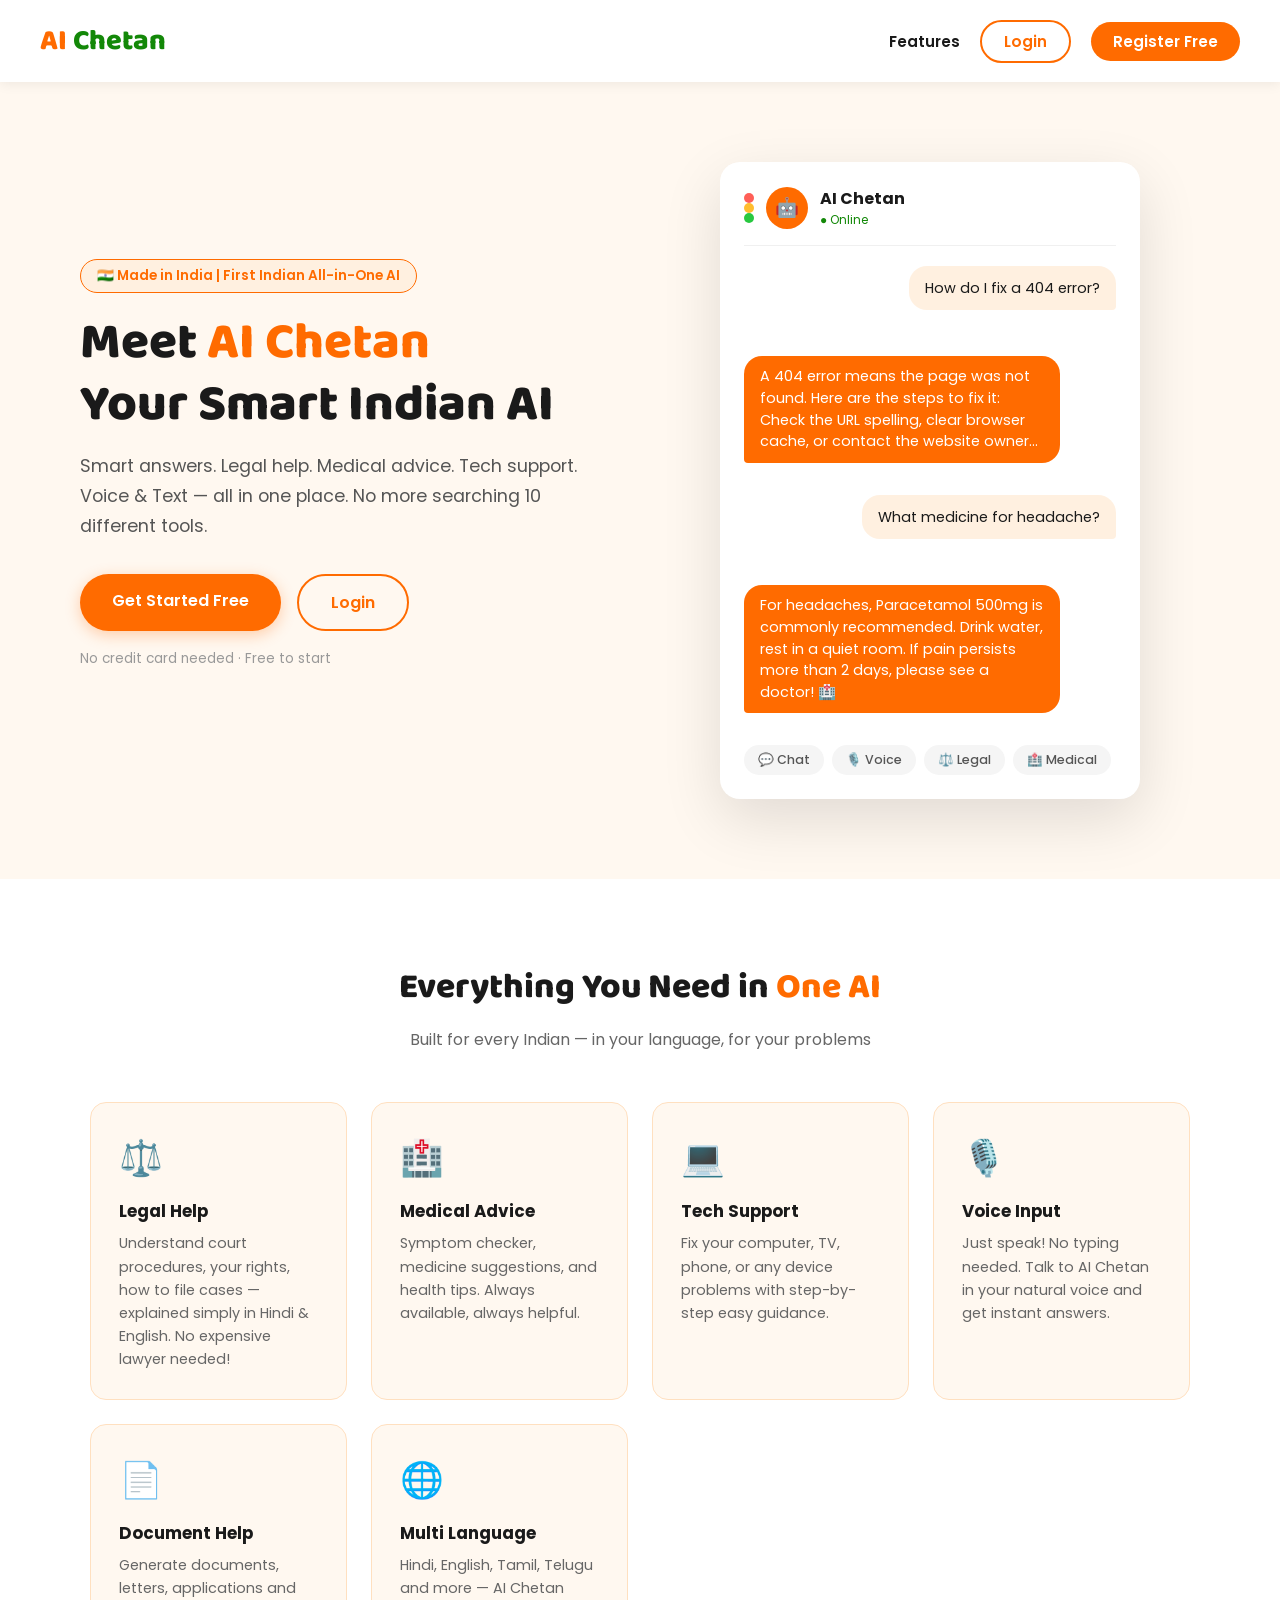
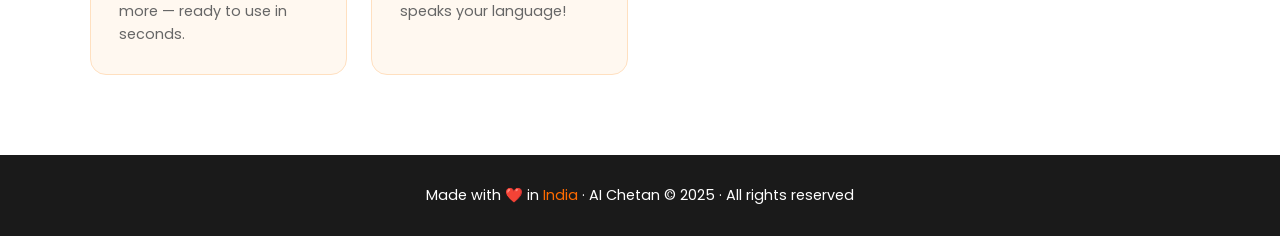
<file: index.html>
<!DOCTYPE html>
<html lang="en">
<head>
<meta charset="UTF-8"/>
<meta name="viewport" content="width=device-width, initial-scale=1.0"/>
<title>AI Chetan — India's First AI Assistant</title>
<link href="https://fonts.googleapis.com/css2?family=Baloo+2:wght@400;600;800&family=Poppins:wght@300;400;600&display=swap" rel="stylesheet"/>
<style>
*{margin:0;padding:0;box-sizing:border-box;}
:root{
  --orange:#FF6B00;
  --green:#138808;
  --white:#FFFFFF;
  --dark:#1a1a1a;
  --light:#FFF8F0;
}
body{font-family:'Poppins',sans-serif;background:var(--light);color:var(--dark);}

/* NAV */
nav{display:flex;justify-content:space-between;align-items:center;padding:18px 40px;background:white;box-shadow:0 2px 12px rgba(0,0,0,0.07);position:sticky;top:0;z-index:100;}
.logo{font-family:'Baloo 2',cursive;font-size:1.8rem;font-weight:800;color:var(--orange);}
.logo span{color:var(--green);}
.nav-links{display:flex;gap:20px;align-items:center;}
.nav-links a{text-decoration:none;color:var(--dark);font-weight:600;font-size:0.95rem;}
.btn-login{border:2px solid var(--orange);color:var(--orange)!important;padding:8px 22px;border-radius:25px;transition:all 0.3s;}
.btn-login:hover{background:var(--orange);color:white!important;}
.btn-register{background:var(--orange);color:white!important;padding:8px 22px;border-radius:25px;transition:all 0.3s;}
.btn-register:hover{background:#e55a00;}

/* HERO */
.hero{display:flex;align-items:center;justify-content:space-between;padding:80px 40px;max-width:1200px;margin:0 auto;gap:40px;}
.hero-left{flex:1;}
.badge{display:inline-block;background:#FFF0E0;color:var(--orange);border:1px solid var(--orange);padding:6px 16px;border-radius:20px;font-size:0.85rem;font-weight:600;margin-bottom:20px;}
.hero h1{font-family:'Baloo 2',cursive;font-size:3.2rem;font-weight:800;line-height:1.2;margin-bottom:16px;}
.hero h1 span{color:var(--orange);}
.hero p{font-size:1.1rem;color:#555;margin-bottom:32px;line-height:1.7;}
.hero-btns{display:flex;gap:16px;flex-wrap:wrap;}
.btn-primary{background:var(--orange);color:white;padding:14px 32px;border-radius:30px;text-decoration:none;font-weight:600;font-size:1rem;transition:all 0.3s;box-shadow:0 4px 15px rgba(255,107,0,0.3);}
.btn-primary:hover{transform:translateY(-2px);box-shadow:0 6px 20px rgba(255,107,0,0.4);}
.btn-secondary{border:2px solid var(--orange);color:var(--orange);padding:14px 32px;border-radius:30px;text-decoration:none;font-weight:600;font-size:1rem;transition:all 0.3s;}
.btn-secondary:hover{background:var(--orange);color:white;}
.hero-right{flex:1;display:flex;justify-content:center;}

/* CHAT DEMO */
.chat-demo{background:white;border-radius:20px;box-shadow:0 20px 60px rgba(0,0,0,0.12);padding:24px;width:100%;max-width:420px;}
.chat-header{display:flex;align-items:center;gap:12px;margin-bottom:20px;padding-bottom:16px;border-bottom:1px solid #f0f0f0;}
.chat-avatar{width:42px;height:42px;background:var(--orange);border-radius:50%;display:flex;align-items:center;justify-content:center;color:white;font-size:1.2rem;}
.chat-title{font-weight:700;font-size:1rem;}
.chat-status{font-size:0.75rem;color:var(--green);}
.chat-dots{display:flex;gap:6px;margin-left:auto;}
.dot{width:10px;height:10px;border-radius:50%;}
.dot.red{background:#FF5F57;}
.dot.yellow{background:#FFBD2E;}
.dot.green{background:#28C840;}
.msg{margin-bottom:14px;}
.msg-user{display:flex;justify-content:flex-end;}
.msg-user p{background:#FFF0E0;color:var(--dark);padding:10px 16px;border-radius:18px 18px 4px 18px;max-width:80%;font-size:0.9rem;}
.msg-ai p{background:var(--orange);color:white;padding:10px 16px;border-radius:18px 18px 18px 4px;max-width:85%;font-size:0.9rem;line-height:1.5;}
.chat-features{display:flex;gap:8px;margin-top:16px;flex-wrap:wrap;}
.feature-tag{background:#f5f5f5;padding:6px 14px;border-radius:20px;font-size:0.78rem;color:#555;font-weight:500;}

/* FEATURES */
.features{padding:80px 40px;text-align:center;background:white;}
.section-title{font-family:'Baloo 2',cursive;font-size:2.2rem;font-weight:800;margin-bottom:12px;}
.section-title span{color:var(--orange);}
.section-sub{color:#666;margin-bottom:50px;font-size:1rem;}
.features-grid{display:grid;grid-template-columns:repeat(auto-fit,minmax(250px,1fr));gap:24px;max-width:1100px;margin:0 auto;}
.feature-card{background:var(--light);border-radius:16px;padding:28px;text-align:left;border:1px solid #FFE0C0;transition:all 0.3s;}
.feature-card:hover{transform:translateY(-4px);box-shadow:0 12px 30px rgba(255,107,0,0.1);}
.feature-icon{font-size:2.2rem;margin-bottom:14px;}
.feature-card h3{font-weight:700;margin-bottom:8px;font-size:1.05rem;}
.feature-card p{color:#666;font-size:0.9rem;line-height:1.6;}

/* FOOTER */
footer{background:var(--dark);color:white;text-align:center;padding:30px;font-size:0.9rem;}
footer span{color:var(--orange);}

/* ANIMATIONS */
@keyframes fadeUp{from{opacity:0;transform:translateY(30px);}to{opacity:1;transform:translateY(0);}}
.hero-left{animation:fadeUp 0.8s ease forwards;}
.hero-right{animation:fadeUp 0.8s ease 0.2s forwards;opacity:0;}

@media(max-width:768px){
  .hero{flex-direction:column;padding:40px 20px;}
  .hero h1{font-size:2.2rem;}
  nav{padding:14px 20px;}
  .features{padding:50px 20px;}
}
</style>
</head>
<body>

<nav>
  <div class="logo">AI <span>Chetan</span></div>
  <div class="nav-links">
    <a href="#features">Features</a>
    <a href="login.html" class="btn-login">Login</a>
    <a href="register.html" class="btn-register">Register Free</a>
  </div>
</nav>

<section class="hero">
  <div class="hero-left">
    <div class="badge">🇮🇳 Made in India | First Indian All-in-One AI</div>
    <h1>Meet <span>AI Chetan</span><br/>Your Smart Indian AI</h1>
    <p>Smart answers. Legal help. Medical advice. Tech support. Voice & Text — all in one place. No more searching 10 different tools.</p>
    <div class="hero-btns">
      <a href="register.html" class="btn-primary">Get Started Free</a>
      <a href="login.html" class="btn-secondary">Login</a>
    </div>
    <p style="margin-top:16px;font-size:0.85rem;color:#999;">No credit card needed · Free to start</p>
  </div>
  <div class="hero-right">
    <div class="chat-demo">
      <div class="chat-header">
        <div class="dots"><div class="dot red"></div><div class="dot yellow"></div><div class="dot green"></div></div>
        <div class="chat-avatar">🤖</div>
        <div>
          <div class="chat-title">AI Chetan</div>
          <div class="chat-status">● Online</div>
        </div>
      </div>
      <div class="msg msg-user"><p>How do I fix a 404 error?</p></div>
      <div class="msg msg-ai"><p>A 404 error means the page was not found. Here are the steps to fix it: Check the URL spelling, clear browser cache, or contact the website owner...</p></div>
      <div class="msg msg-user"><p>What medicine for headache?</p></div>
      <div class="msg msg-ai"><p>For headaches, Paracetamol 500mg is commonly recommended. Drink water, rest in a quiet room. If pain persists more than 2 days, please see a doctor! 🏥</p></div>
      <div class="chat-features">
        <span class="feature-tag">💬 Chat</span>
        <span class="feature-tag">🎙️ Voice</span>
        <span class="feature-tag">⚖️ Legal</span>
        <span class="feature-tag">🏥 Medical</span>
      </div>
    </div>
  </div>
</section>

<section class="features" id="features">
  <h2 class="section-title">Everything You Need in <span>One AI</span></h2>
  <p class="section-sub">Built for every Indian — in your language, for your problems</p>
  <div class="features-grid">
    <div class="feature-card">
      <div class="feature-icon">⚖️</div>
      <h3>Legal Help</h3>
      <p>Understand court procedures, your rights, how to file cases — explained simply in Hindi & English. No expensive lawyer needed!</p>
    </div>
    <div class="feature-card">
      <div class="feature-icon">🏥</div>
      <h3>Medical Advice</h3>
      <p>Symptom checker, medicine suggestions, and health tips. Always available, always helpful.</p>
    </div>
    <div class="feature-card">
      <div class="feature-icon">💻</div>
      <h3>Tech Support</h3>
      <p>Fix your computer, TV, phone, or any device problems with step-by-step easy guidance.</p>
    </div>
    <div class="feature-card">
      <div class="feature-icon">🎙️</div>
      <h3>Voice Input</h3>
      <p>Just speak! No typing needed. Talk to AI Chetan in your natural voice and get instant answers.</p>
    </div>
    <div class="feature-card">
      <div class="feature-icon">📄</div>
      <h3>Document Help</h3>
      <p>Generate documents, letters, applications and more — ready to use in seconds.</p>
    </div>
    <div class="feature-card">
      <div class="feature-icon">🌐</div>
      <h3>Multi Language</h3>
      <p>Hindi, English, Tamil, Telugu and more — AI Chetan speaks your language!</p>
    </div>
  </div>
</section>

<footer>
  <p>Made with ❤️ in <span>India</span> · AI Chetan © 2025 · All rights reserved</p>
</footer>

</body>
</html>
</file>
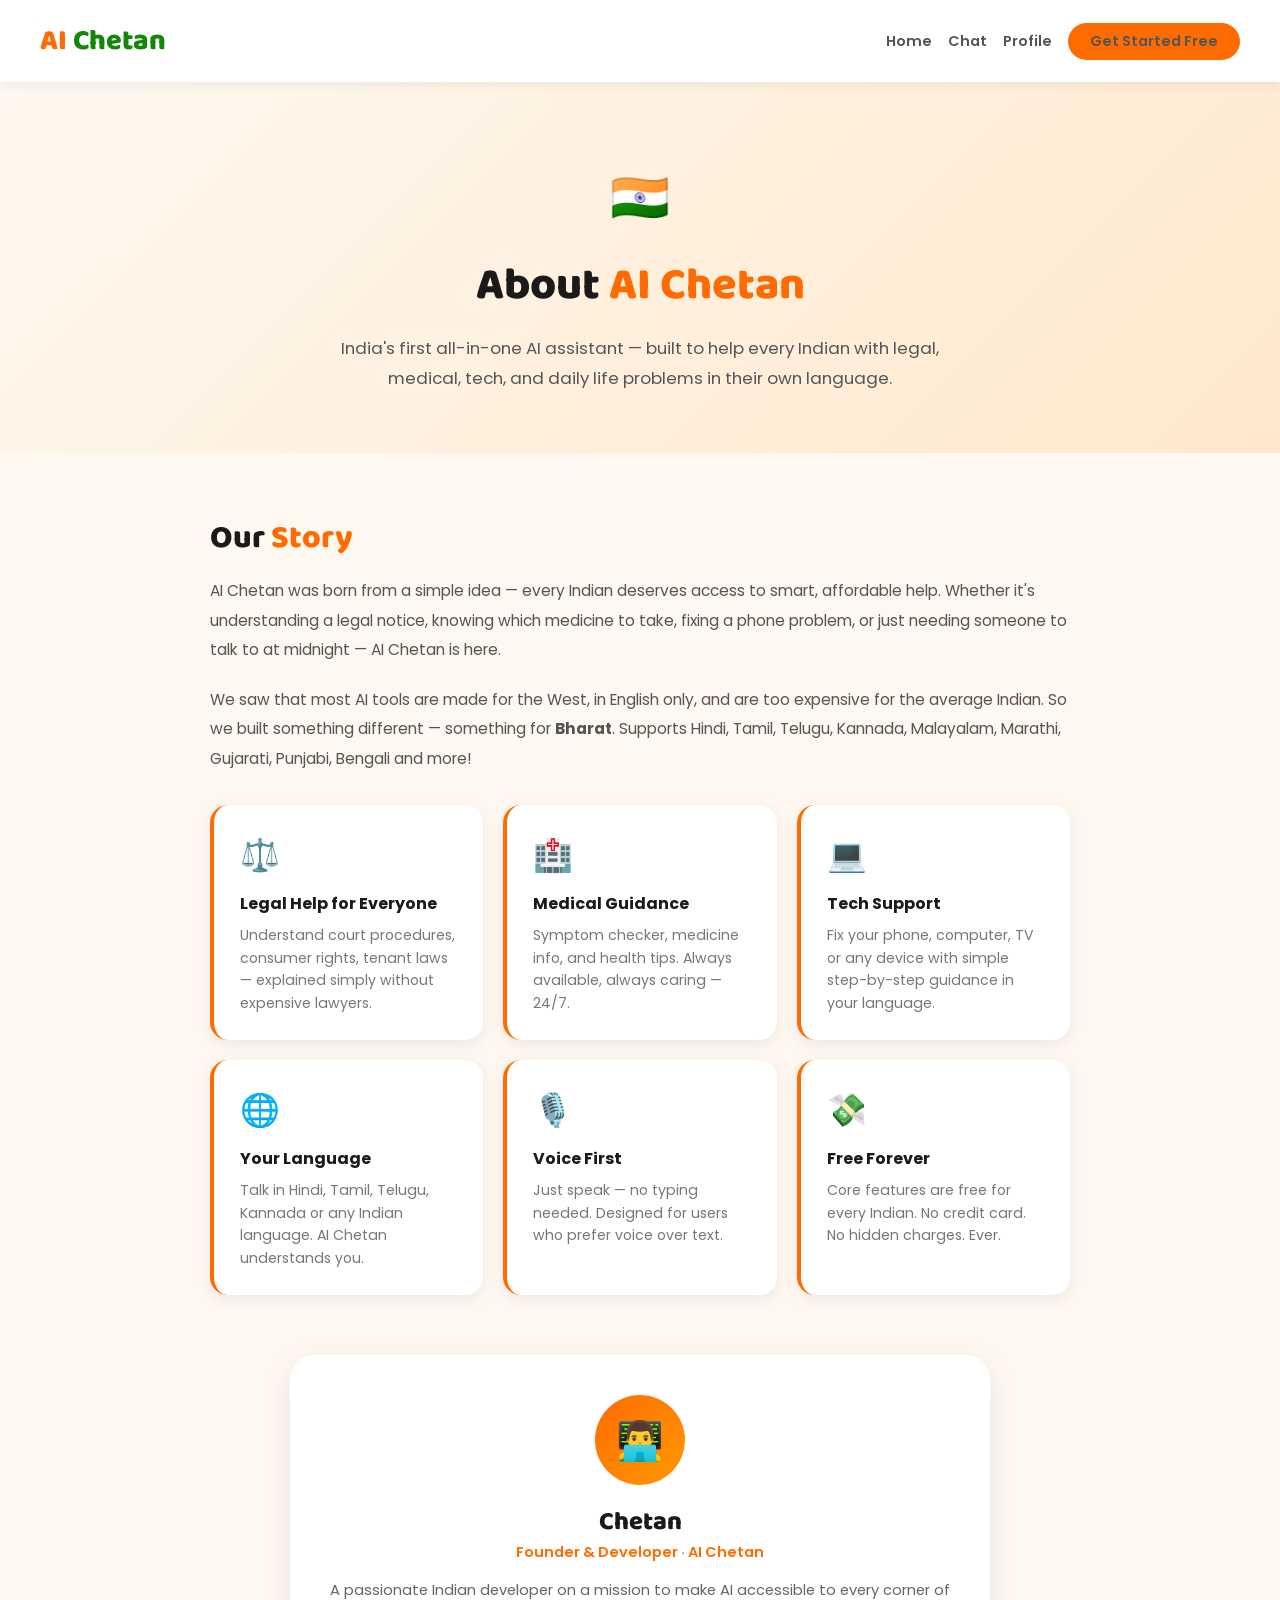
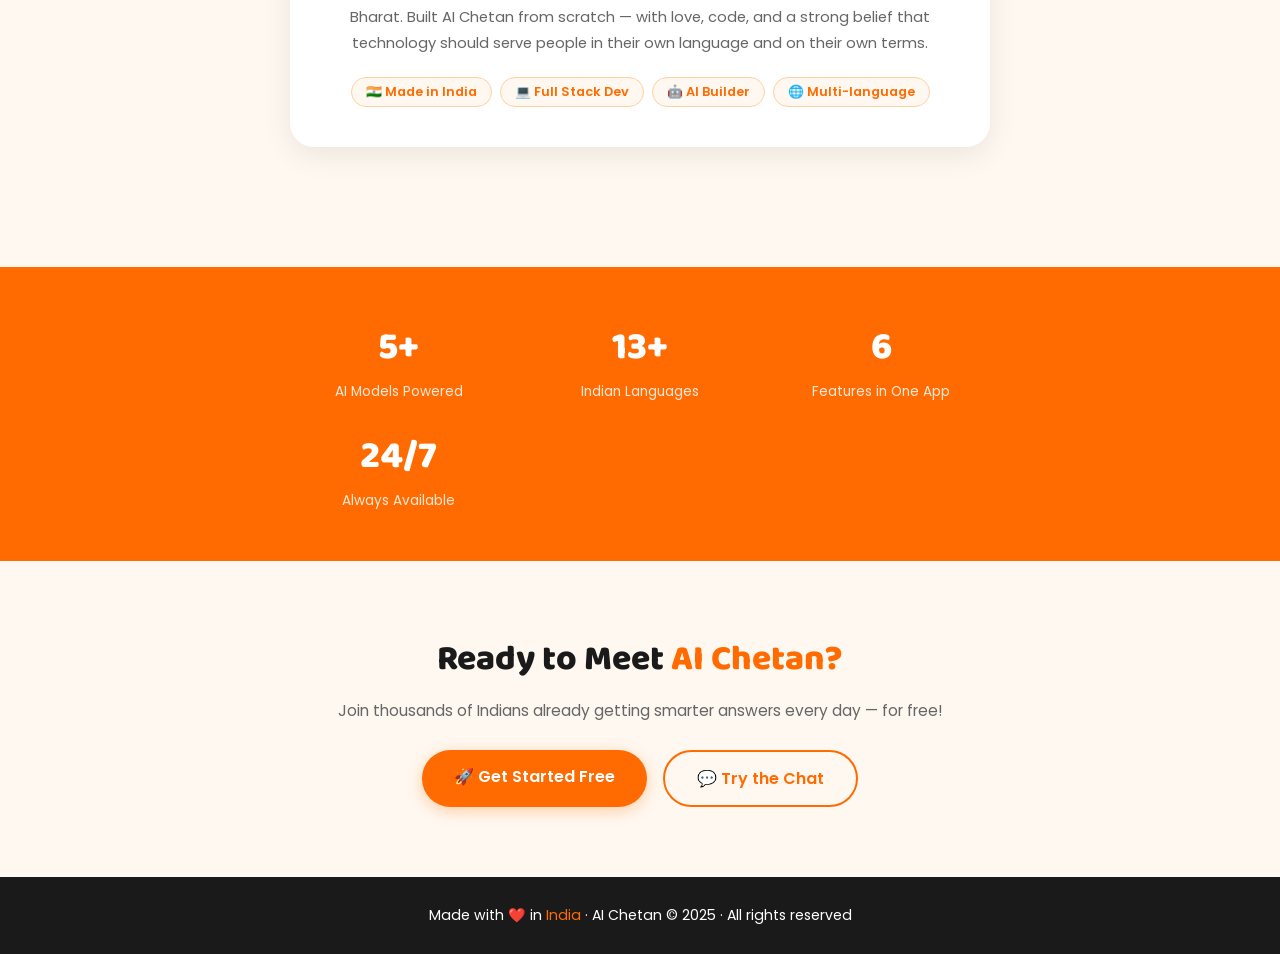
<file: bio.html>
<!DOCTYPE html>
<html lang="en">
<head>
<meta charset="UTF-8"/>
<meta name="viewport" content="width=device-width, initial-scale=1.0"/>
<title>About — AI Chetan</title>
<link href="https://fonts.googleapis.com/css2?family=Baloo+2:wght@400;600;800&family=Poppins:wght@300;400;600&display=swap" rel="stylesheet"/>
<style>
*{margin:0;padding:0;box-sizing:border-box;}
:root{--orange:#FF6B00;--green:#138808;--dark:#1a1a1a;--light:#FFF8F0;}
body{font-family:'Poppins',sans-serif;background:var(--light);color:var(--dark);}
nav{display:flex;justify-content:space-between;align-items:center;padding:18px 40px;background:white;box-shadow:0 2px 12px rgba(0,0,0,0.07);position:sticky;top:0;z-index:100;}
.logo{font-family:'Baloo 2',cursive;font-size:1.8rem;font-weight:800;color:var(--orange);text-decoration:none;}
.logo span{color:var(--green);}
.nav-links{display:flex;gap:16px;align-items:center;}
.nav-links a{text-decoration:none;color:#555;font-weight:600;font-size:0.9rem;transition:color 0.2s;}
.nav-links a:hover{color:var(--orange);}
.btn-start{background:var(--orange);color:white;padding:8px 22px;border-radius:25px;text-decoration:none;font-weight:600;font-size:0.9rem;}

/* HERO */
.bio-hero{text-align:center;padding:80px 20px 60px;background:linear-gradient(135deg,#FFF8F0,#FFE8CC);}
.bio-hero .flag{font-size:3rem;margin-bottom:16px;}
.bio-hero h1{font-family:'Baloo 2',cursive;font-size:2.8rem;font-weight:800;color:var(--dark);margin-bottom:12px;}
.bio-hero h1 span{color:var(--orange);}
.bio-hero p{font-size:1.05rem;color:#555;max-width:600px;margin:0 auto;line-height:1.8;}

/* STORY */
.section{max-width:900px;margin:0 auto;padding:60px 20px;}
.section-title{font-family:'Baloo 2',cursive;font-size:2rem;font-weight:800;color:var(--dark);margin-bottom:12px;}
.section-title span{color:var(--orange);}
.story-text{color:#555;font-size:0.97rem;line-height:1.9;margin-bottom:20px;}

/* MISSION CARDS */
.mission-grid{display:grid;grid-template-columns:repeat(auto-fit,minmax(240px,1fr));gap:20px;margin-top:32px;}
.mission-card{background:white;border-radius:18px;padding:26px;border-left:4px solid var(--orange);box-shadow:0 4px 16px rgba(0,0,0,0.07);transition:transform 0.3s;}
.mission-card:hover{transform:translateY(-4px);}
.mission-icon{font-size:2rem;margin-bottom:12px;}
.mission-card h3{font-weight:700;color:var(--dark);margin-bottom:8px;font-size:1rem;}
.mission-card p{color:#777;font-size:0.88rem;line-height:1.6;}

/* CREATOR */
.creator-section{background:white;border-radius:24px;padding:40px;max-width:700px;margin:0 auto 60px;box-shadow:0 8px 30px rgba(0,0,0,0.08);text-align:center;}
.creator-avatar{width:90px;height:90px;background:linear-gradient(135deg,var(--orange),#FF9A00);border-radius:50%;display:flex;align-items:center;justify-content:center;font-size:2.4rem;margin:0 auto 16px;}
.creator-name{font-family:'Baloo 2',cursive;font-size:1.6rem;font-weight:800;color:var(--dark);}
.creator-title{color:var(--orange);font-weight:600;font-size:0.9rem;margin-bottom:14px;}
.creator-bio{color:#666;font-size:0.92rem;line-height:1.8;margin-bottom:20px;}
.creator-tags{display:flex;gap:8px;flex-wrap:wrap;justify-content:center;}
.tag{background:var(--light);color:var(--orange);padding:5px 14px;border-radius:20px;font-size:0.8rem;font-weight:600;border:1px solid #FFD0A0;}

/* STATS */
.stats-section{background:var(--orange);padding:50px 20px;text-align:center;}
.stats-grid{display:grid;grid-template-columns:repeat(auto-fit,minmax(160px,1fr));gap:24px;max-width:700px;margin:0 auto;}
.stat{color:white;}
.stat-number{font-family:'Baloo 2',cursive;font-size:2.4rem;font-weight:800;}
.stat-label{font-size:0.85rem;opacity:0.85;margin-top:4px;}

/* CTA */
.cta{text-align:center;padding:70px 20px;}
.cta h2{font-family:'Baloo 2',cursive;font-size:2.2rem;font-weight:800;margin-bottom:12px;}
.cta h2 span{color:var(--orange);}
.cta p{color:#666;margin-bottom:28px;font-size:0.97rem;}
.cta-btns{display:flex;gap:16px;justify-content:center;flex-wrap:wrap;}
.btn-primary{background:var(--orange);color:white;padding:14px 32px;border-radius:30px;text-decoration:none;font-weight:600;font-size:1rem;transition:all 0.3s;box-shadow:0 4px 15px rgba(255,107,0,0.3);}
.btn-primary:hover{transform:translateY(-2px);}
.btn-secondary{border:2px solid var(--orange);color:var(--orange);padding:14px 32px;border-radius:30px;text-decoration:none;font-weight:600;font-size:1rem;transition:all 0.3s;}
.btn-secondary:hover{background:var(--orange);color:white;}

/* FOOTER */
footer{background:var(--dark);color:white;text-align:center;padding:28px;font-size:0.88rem;}
footer span{color:var(--orange);}

@media(max-width:768px){
  .bio-hero h1{font-size:2rem;}
  nav{padding:14px 20px;}
  .section{padding:40px 16px;}
}
</style>
</head>
<body>

<nav>
  <a href="index.html" class="logo">AI <span>Chetan</span></a>
  <div class="nav-links">
    <a href="index.html">Home</a>
    <a href="chat.html">Chat</a>
    <a href="profile.html">Profile</a>
    <a href="register.html" class="btn-start">Get Started Free</a>
  </div>
</nav>

<!-- HERO -->
<div class="bio-hero">
  <div class="flag">🇮🇳</div>
  <h1>About <span>AI Chetan</span></h1>
  <p>India's first all-in-one AI assistant — built to help every Indian with legal, medical, tech, and daily life problems in their own language.</p>
</div>

<!-- STORY -->
<div class="section">
  <h2 class="section-title">Our <span>Story</span></h2>
  <p class="story-text">AI Chetan was born from a simple idea — every Indian deserves access to smart, affordable help. Whether it's understanding a legal notice, knowing which medicine to take, fixing a phone problem, or just needing someone to talk to at midnight — AI Chetan is here.</p>
  <p class="story-text">We saw that most AI tools are made for the West, in English only, and are too expensive for the average Indian. So we built something different — something for <strong>Bharat</strong>. Supports Hindi, Tamil, Telugu, Kannada, Malayalam, Marathi, Gujarati, Punjabi, Bengali and more!</p>

  <div class="mission-grid">
    <div class="mission-card">
      <div class="mission-icon">⚖️</div>
      <h3>Legal Help for Everyone</h3>
      <p>Understand court procedures, consumer rights, tenant laws — explained simply without expensive lawyers.</p>
    </div>
    <div class="mission-card">
      <div class="mission-icon">🏥</div>
      <h3>Medical Guidance</h3>
      <p>Symptom checker, medicine info, and health tips. Always available, always caring — 24/7.</p>
    </div>
    <div class="mission-card">
      <div class="mission-icon">💻</div>
      <h3>Tech Support</h3>
      <p>Fix your phone, computer, TV or any device with simple step-by-step guidance in your language.</p>
    </div>
    <div class="mission-card">
      <div class="mission-icon">🌐</div>
      <h3>Your Language</h3>
      <p>Talk in Hindi, Tamil, Telugu, Kannada or any Indian language. AI Chetan understands you.</p>
    </div>
    <div class="mission-card">
      <div class="mission-icon">🎙️</div>
      <h3>Voice First</h3>
      <p>Just speak — no typing needed. Designed for users who prefer voice over text.</p>
    </div>
    <div class="mission-card">
      <div class="mission-icon">💸</div>
      <h3>Free Forever</h3>
      <p>Core features are free for every Indian. No credit card. No hidden charges. Ever.</p>
    </div>
  </div>
</div>

<!-- CREATOR -->
<div style="padding:0 20px 60px;">
  <div class="creator-section">
    <div class="creator-avatar">👨‍💻</div>
    <div class="creator-name">Chetan</div>
    <div class="creator-title">Founder & Developer · AI Chetan</div>
    <p class="creator-bio">A passionate Indian developer on a mission to make AI accessible to every corner of Bharat. Built AI Chetan from scratch — with love, code, and a strong belief that technology should serve people in their own language and on their own terms.</p>
    <div class="creator-tags">
      <span class="tag">🇮🇳 Made in India</span>
      <span class="tag">💻 Full Stack Dev</span>
      <span class="tag">🤖 AI Builder</span>
      <span class="tag">🌐 Multi-language</span>
    </div>
  </div>
</div>

<!-- STATS -->
<div class="stats-section">
  <div class="stats-grid">
    <div class="stat"><div class="stat-number">5+</div><div class="stat-label">AI Models Powered</div></div>
    <div class="stat"><div class="stat-number">13+</div><div class="stat-label">Indian Languages</div></div>
    <div class="stat"><div class="stat-number">6</div><div class="stat-label">Features in One App</div></div>
    <div class="stat"><div class="stat-number">24/7</div><div class="stat-label">Always Available</div></div>
  </div>
</div>

<!-- CTA -->
<div class="cta">
  <h2>Ready to Meet <span>AI Chetan?</span></h2>
  <p>Join thousands of Indians already getting smarter answers every day — for free!</p>
  <div class="cta-btns">
    <a href="register.html" class="btn-primary">🚀 Get Started Free</a>
    <a href="chat.html" class="btn-secondary">💬 Try the Chat</a>
  </div>
</div>

<footer>
  <p>Made with ❤️ in <span>India</span> · AI Chetan © 2025 · All rights reserved</p>
</footer>

</body>
</html>
</file>
